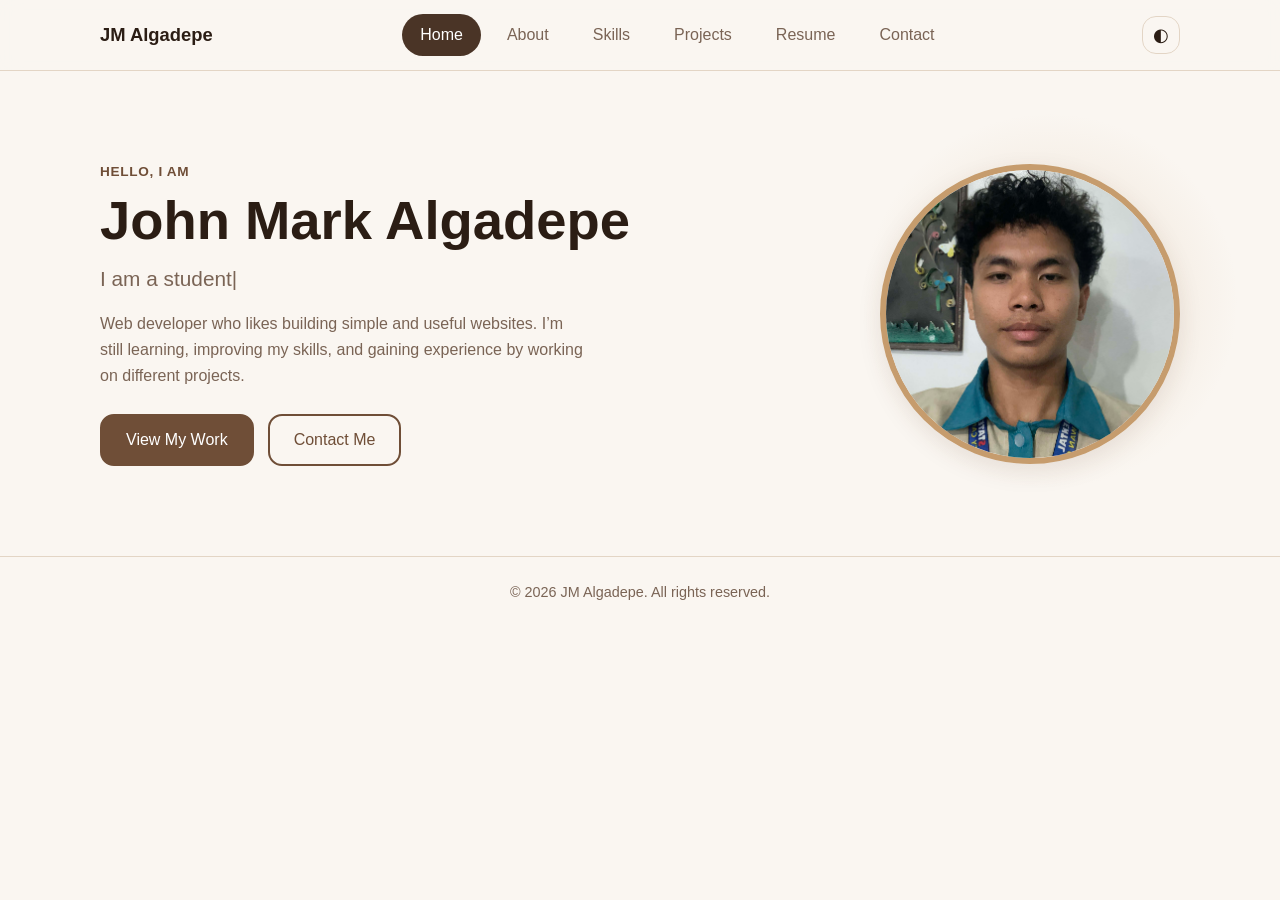
<file: index.html>
<!DOCTYPE html>
<html lang="en">
<head>
  <meta charset="UTF-8">
  <meta name="viewport" content="width=device-width, initial-scale=1.0">
  <title>Home | John Mark Algadepe</title>
  <meta name="description" content="Personal portfolio of Your Name">
  <link rel="stylesheet" href="css/style.css">
  <script defer src="js/main.js"></script>
</head>
<body>
  <header class="site-header">
    <div class="container header-inner">
      <a href="index.html" class="logo" data-site-logo>JM Algadepe</a>
      <nav aria-label="Main navigation">
        <ul class="nav-list" id="nav-list">
        <li><a href="index.html">Home</a></li>
        <li><a href="about.html">About</a></li>
        <li><a href="skills.html">Skills</a></li>
        <li><a href="projects.html">Projects</a></li>
        <li><a href="resume.html">Resume</a></li>
        <li><a href="contact.html">Contact</a></li>
        </ul>
      </nav>
      <div class="header-actions">
        <button id="theme-toggle" class="icon-btn" aria-label="Toggle dark mode">&#9680;</button>
        <button id="nav-toggle" class="icon-btn nav-toggle" aria-label="Open menu" aria-expanded="false">&#9776;</button>
      </div>
    </div>
  </header>

  <main>
    <section class="hero container">
      <div class="hero-text">
        <p class="eyebrow">Hello, I am</p>
        <h1 data-profile-name>John Mark Algadepe</h1>
        <p class="typing">I am a <span id="typing-text"></span><span class="cursor">|</span></p>
        <p class="lead">Web developer who likes building simple and useful websites. I’m still learning, improving my skills, and gaining experience by working on different projects.
</p>
        <div class="btn-row">
          <a href="projects.html" class="btn">View My Work</a>
          <a href="contact.html" class="btn btn-outline">Contact Me</a>
        </div>
      </div>
      <div class="hero-image">
        <img src="images/profile.jpg" alt="Portrait of John Mark Algadepe" width="320" height="320" data-profile-image>
      </div>
    </section>
  </main>

  <footer class="site-footer">
    <div class="container">
      <p data-footer-text>&copy; 2026 JM Algadepe. All rights reserved.</p>
    </div>
  </footer>

  <button id="to-top" class="to-top" aria-label="Scroll to top">&uarr;</button>
</body>
</html>
</file>
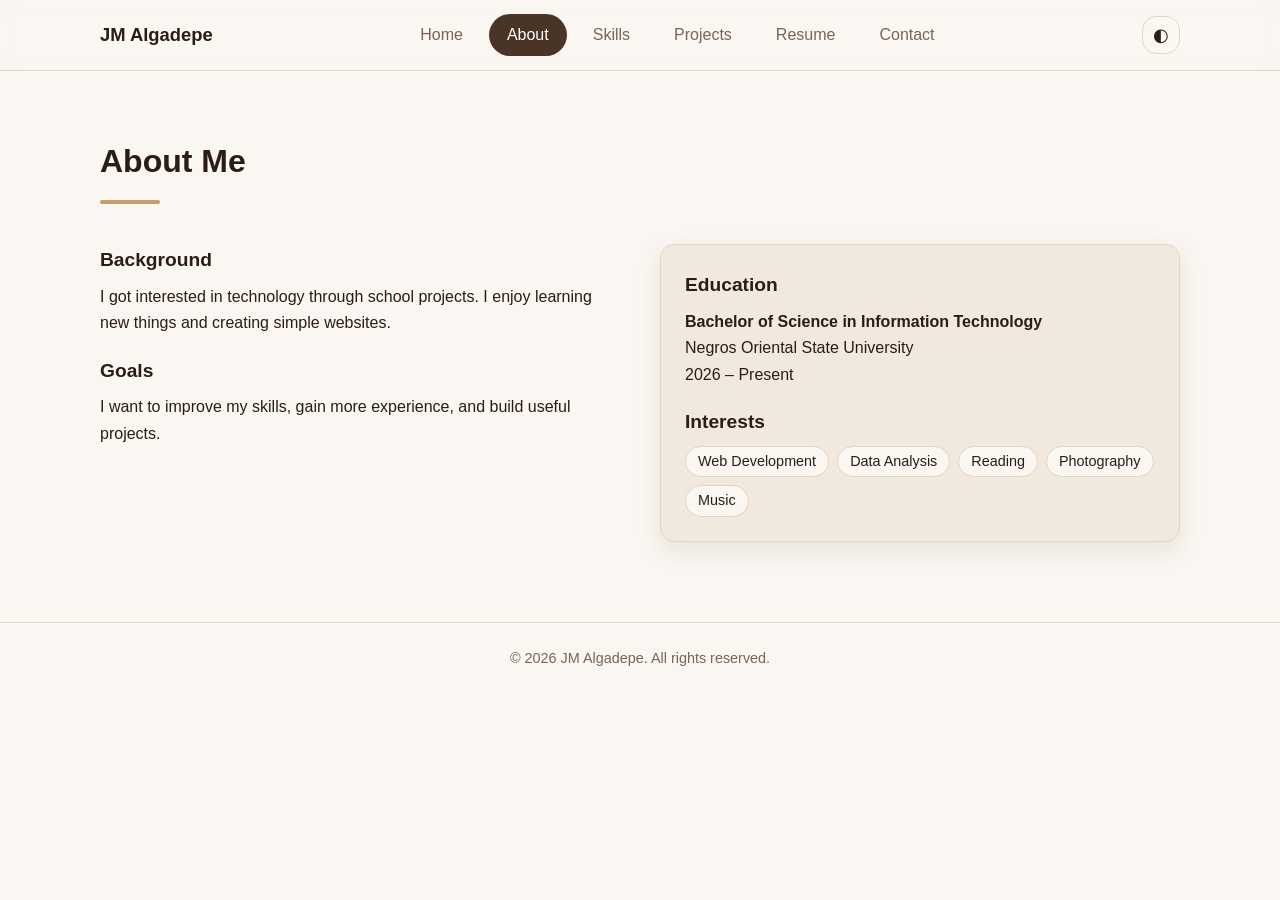
<file: about.html>
<!DOCTYPE html>
<html lang="en">
<head>
  <meta charset="UTF-8">
  <meta name="viewport" content="width=device-width, initial-scale=1.0">
  <title>About | John Mark Algadepe</title>
  <meta name="description" content="Personal portfolio of Your Name">
  <link rel="stylesheet" href="css/style.css">
  <script defer src="js/main.js"></script>
</head>
<body>
  <header class="site-header">
    <div class="container header-inner">
      <a href="index.html" class="logo" data-site-logo>JM Algadepe</a>
      <nav aria-label="Main navigation">
        <ul class="nav-list" id="nav-list">
        <li><a href="index.html">Home</a></li>
        <li><a href="about.html">About</a></li>
        <li><a href="skills.html">Skills</a></li>
        <li><a href="projects.html">Projects</a></li>
        <li><a href="resume.html">Resume</a></li>
        <li><a href="contact.html">Contact</a></li>
        </ul>
      </nav>
      <div class="header-actions">
        <button id="theme-toggle" class="icon-btn" aria-label="Toggle dark mode">&#9680;</button>
        <button id="nav-toggle" class="icon-btn nav-toggle" aria-label="Open menu" aria-expanded="false">&#9776;</button>
      </div>
    </div>
  </header>

  <main>
    <section class="container page-section">
      <h1 class="page-title">About Me</h1>
      <div class="two-col">
        <div>
          <h2>Background</h2>
          <p data-profile-biography>I got interested in technology through school projects. I enjoy learning new things and creating simple websites.</p>
          <h2>Goals</h2>
          <p>I want to improve my skills, gain more experience, and build useful projects.</p>
        </div>
        <div class="card">
          <h2>Education</h2>
          <div id="public-about-education"><p><strong>Bachelor of Science in Information Technology</strong><br>Negros Oriental State University<br>2026 &ndash; Present</p></div>
          <h2>Interests</h2>
          <ul class="tag-list" id="public-interests">
            <li>Web Development</li><li>Data Analysis</li><li>Reading</li><li>Photography</li><li>Music</li>
          </ul>
        </div>
      </div>
    </section>
  </main>

  <footer class="site-footer">
    <div class="container">
      <p data-footer-text>&copy; 2026 JM Algadepe. All rights reserved.</p>
    </div>
  </footer>

  <button id="to-top" class="to-top" aria-label="Scroll to top">&uarr;</button>
</body>
</html>
</file>
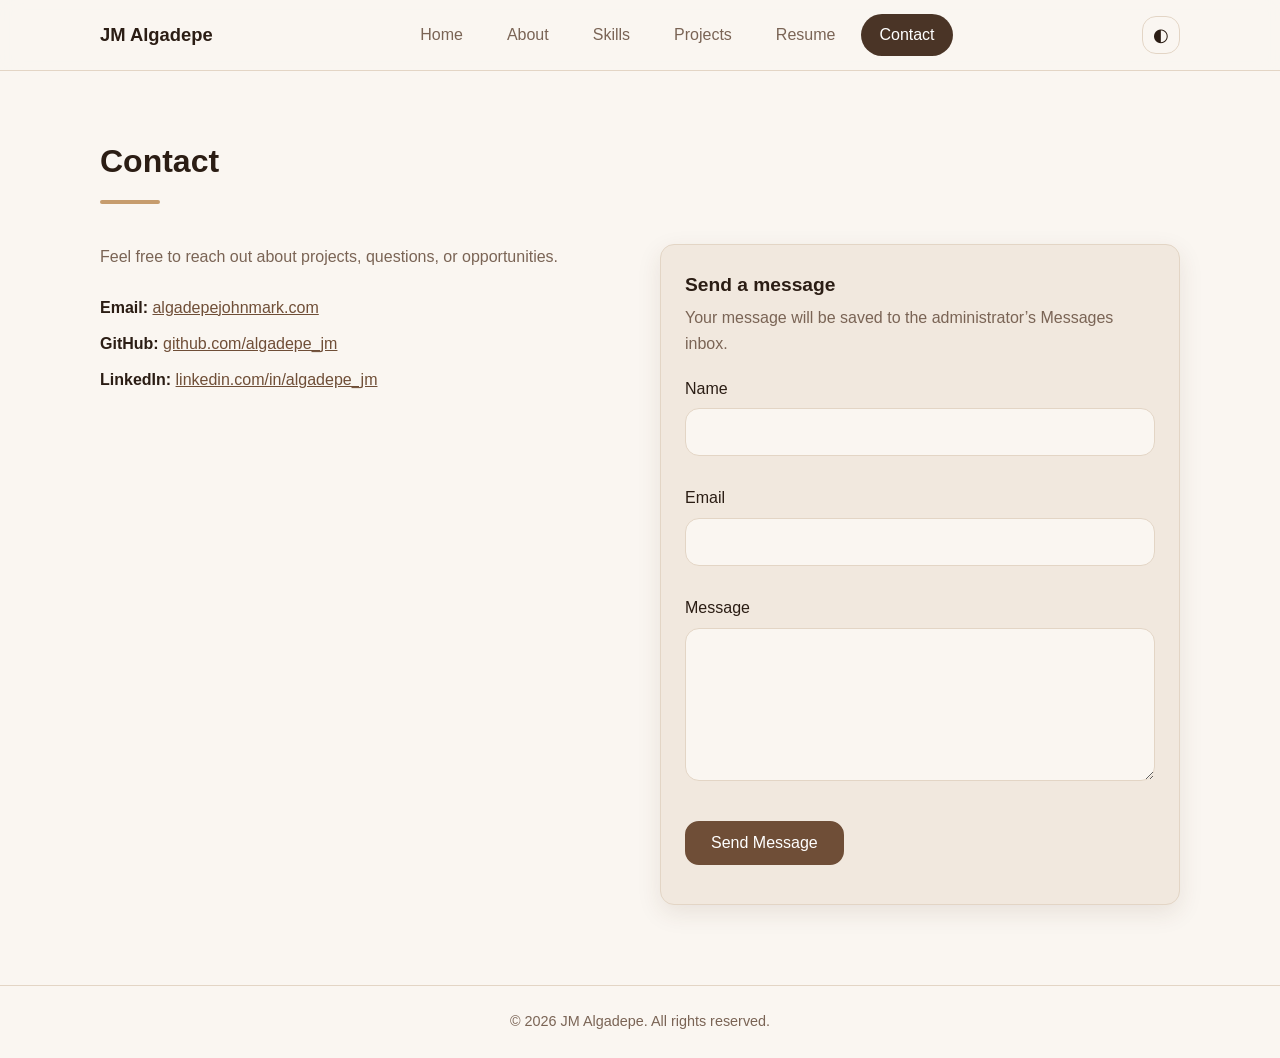
<file: contact.html>
<!DOCTYPE html>
<html lang="en">
<head>
  <meta charset="UTF-8">
  <meta name="viewport" content="width=device-width, initial-scale=1.0">
  <title>Contact | JM Algadepe</title>
  <meta name="description" content="Personal portfolio of Your Name">
  <link rel="stylesheet" href="css/style.css">
  <script defer src="js/main.js"></script>
</head>
<body>
  <header class="site-header">
    <div class="container header-inner">
      <a href="index.html" class="logo" data-site-logo>JM Algadepe</a>
      <nav aria-label="Main navigation">
        <ul class="nav-list" id="nav-list">
        <li><a href="index.html">Home</a></li>
        <li><a href="about.html">About</a></li>
        <li><a href="skills.html">Skills</a></li>
        <li><a href="projects.html">Projects</a></li>
        <li><a href="resume.html">Resume</a></li>
        <li><a href="contact.html">Contact</a></li>
        </ul>
      </nav>
      <div class="header-actions">
        <button id="theme-toggle" class="icon-btn" aria-label="Toggle dark mode">&#9680;</button>
        <button id="nav-toggle" class="icon-btn nav-toggle" aria-label="Open menu" aria-expanded="false">&#9776;</button>
      </div>
    </div>
  </header>

  <main>
    <section class="container page-section">
      <h1 class="page-title">Contact</h1>
      <div class="two-col">
        <div>
          <p class="lead">Feel free to reach out about projects, questions, or opportunities.</p>
          <ul class="contact-list">
            <li><strong>Email:</strong> <a href="mailto:youremail@example.com" data-profile-email>algadepejohnmark.com</a></li>
            <li><strong>GitHub:</strong> <a href="https://github.com/" target="_blank" rel="noopener">github.com/algadepe_jm</a></li>
            <li><strong>LinkedIn:</strong> <a href="https://www.linkedin.com/" target="_blank" rel="noopener">linkedin.com/in/algadepe_jm</a></li>
          </ul>
        </div>
        <form id="contact-form" class="card" method="post" action="submit_message.php" novalidate>
          <h2>Send a message</h2>
          <p class="contact-form-intro">Your message will be saved to the administrator’s Messages inbox.</p>
          <input type="hidden" id="contact-csrf-token" name="csrf_token" value="">
          <div aria-hidden="true" style="position:absolute;left:-10000px;width:1px;height:1px;overflow:hidden;">
            <label for="website">Leave this field empty</label>
            <input type="text" id="website" name="website" tabindex="-1" autocomplete="off">
          </div>
          <label for="name">Name</label>
          <input type="text" id="name" name="name" maxlength="150" autocomplete="name" required>
          <span class="error" id="name-error"></span>

          <label for="email">Email</label>
          <input type="email" id="email" name="email" maxlength="150" autocomplete="email" required>
          <span class="error" id="email-error"></span>

          <label for="message">Message</label>
          <textarea id="message" name="message" rows="5" maxlength="5000" required></textarea>
          <span class="error" id="message-error"></span>

          <button type="submit" class="btn">Send Message</button>
          <p class="success" id="form-success" role="status" hidden>Thank you! Your message has been sent.</p>
          <p class="error" id="form-server-error" role="alert" hidden></p>
        </form>
      </div>
    </section>
  </main>

  <footer class="site-footer">
    <div class="container">
      <p data-footer-text>&copy; 2026 JM Algadepe. All rights reserved.</p>
    </div>
  </footer>

  <button id="to-top" class="to-top" aria-label="Scroll to top">&uarr;</button>
</body>
</html>
</file>
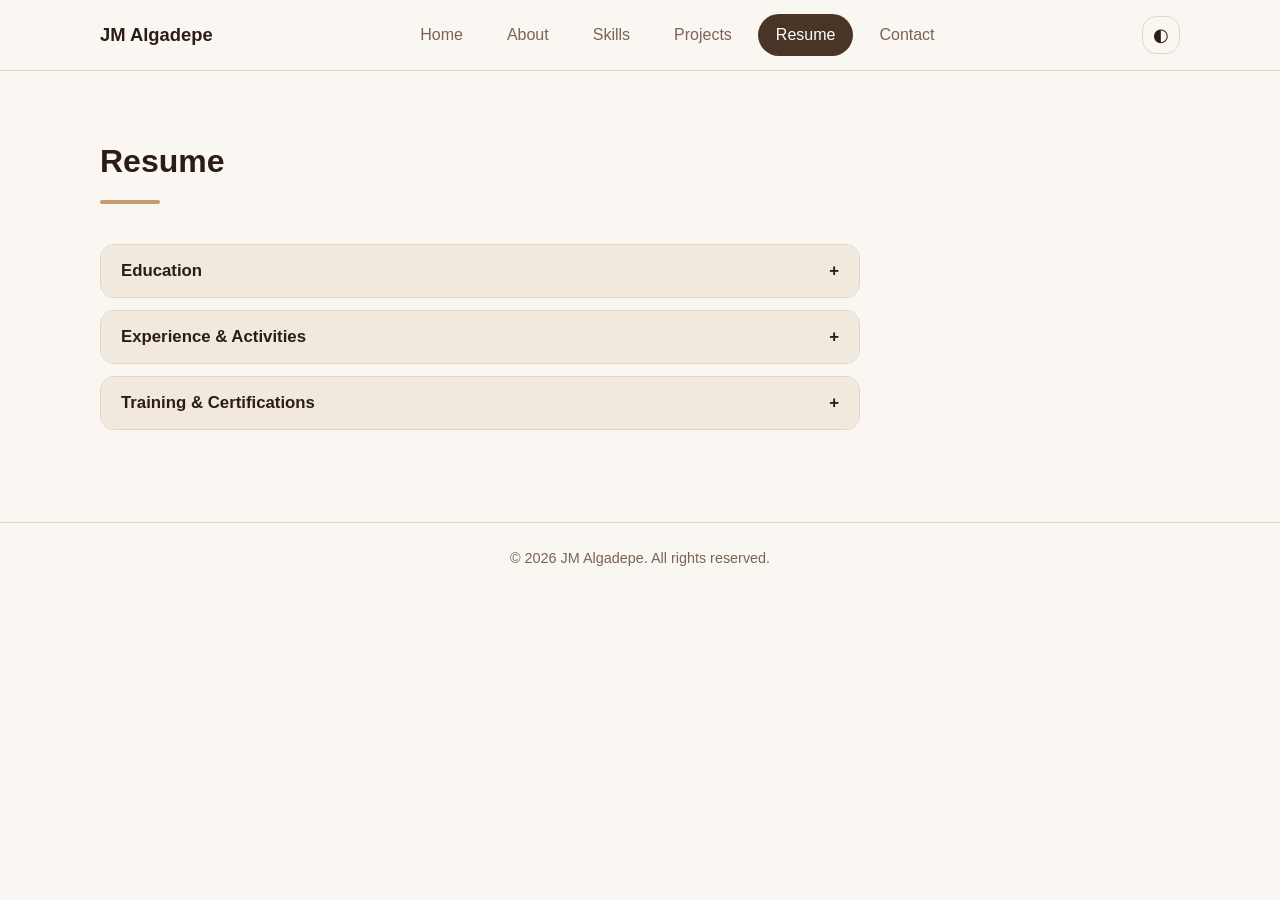
<file: resume.html>
<!DOCTYPE html>
<html lang="en">
<head>
  <meta charset="UTF-8">
  <meta name="viewport" content="width=device-width, initial-scale=1.0">
  <title>Resume | JM Algadepe</title>
  <meta name="description" content="Personal portfolio of Your Name">
  <link rel="stylesheet" href="css/style.css">
  <script defer src="js/main.js"></script>
</head>
<body>
  <header class="site-header">
    <div class="container header-inner">
      <a href="index.html" class="logo" data-site-logo>JM Algadepe</a>
      <nav aria-label="Main navigation">
        <ul class="nav-list" id="nav-list">
        <li><a href="index.html">Home</a></li>
        <li><a href="about.html">About</a></li>
        <li><a href="skills.html">Skills</a></li>
        <li><a href="projects.html">Projects</a></li>
        <li><a href="resume.html">Resume</a></li>
        <li><a href="contact.html">Contact</a></li>
        </ul>
      </nav>
      <div class="header-actions">
        <button id="theme-toggle" class="icon-btn" aria-label="Toggle dark mode">&#9680;</button>
        <button id="nav-toggle" class="icon-btn nav-toggle" aria-label="Open menu" aria-expanded="false">&#9776;</button>
      </div>
    </div>
  </header>

  <main>
    <section class="container page-section">
      <h1 class="page-title">Resume</h1>
      <div class="accordion">
        <div class="acc-item">
          <button class="acc-btn" aria-expanded="false">Education</button>
          <div class="acc-panel" id="public-resume-education">
            <p><strong>BS in Information Technology</strong> &mdash; Negros Oriental State University , 2026 &ndash; Present</p>
            <p>Santa Catalina National High School, 2017 &ndash; 2024</p>
          </div>
        </div>
        <div class="acc-item">
          <button class="acc-btn" aria-expanded="false">Experience &amp; Activities</button>
          <div class="acc-panel" id="public-resume-experience">
            <p><strong>Member, Student Organization</strong> &mdash; 2024</p>
            <p><strong>Volunteer, Community Activity</strong> &mdash; 2024</p>
          </div>
        </div>
        <div class="acc-item">
          <button class="acc-btn" aria-expanded="false">Training &amp; Certifications</button>
          <div class="acc-panel" id="public-resume-achievements">
           <p>Web Development Training &mdash; 2025</p>
            <p>Python Basics Training &mdash; 2025</p>
          </div>
        </div>
      </div>
    </section>
  </main>

  <footer class="site-footer">
    <div class="container">
      <p data-footer-text>&copy; 2026 JM Algadepe. All rights reserved.</p>
    </div>
  </footer>

  <button id="to-top" class="to-top" aria-label="Scroll to top">&uarr;</button>
</body>
</html>
</file>
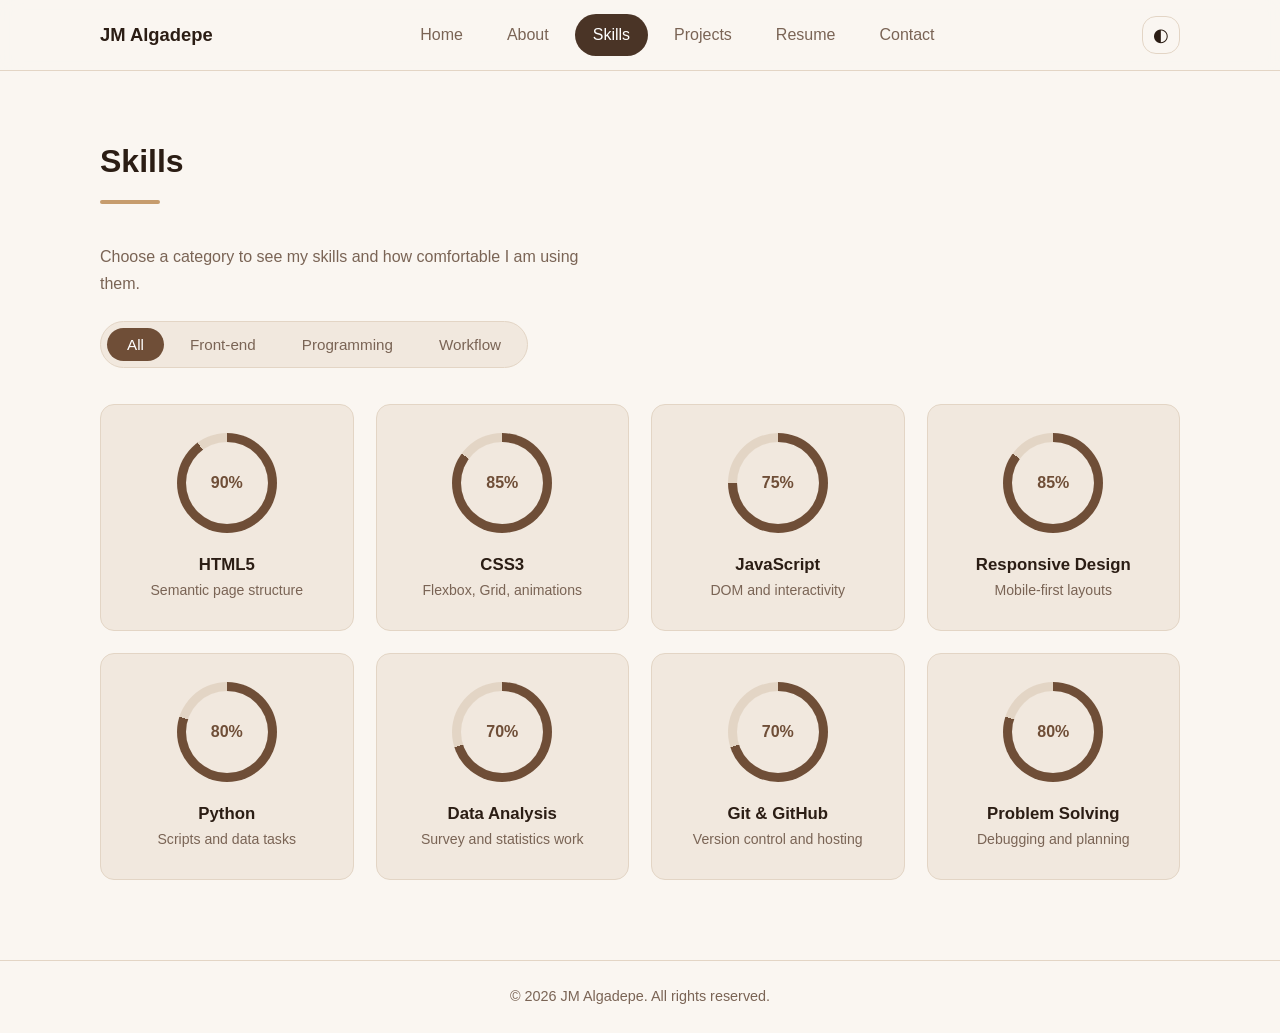
<file: skills.html>
<!DOCTYPE html>
<html lang="en">
<head>
  <meta charset="UTF-8">
  <meta name="viewport" content="width=device-width, initial-scale=1.0">
  <title>Skills | JM Algadepe</title>
  <meta name="description" content="Personal portfolio of Your Name">
  <link rel="stylesheet" href="css/style.css">
  <script defer src="js/main.js"></script>
</head>
<body>
  <header class="site-header">
    <div class="container header-inner">
      <a href="index.html" class="logo" data-site-logo>JM Algadepe</a>
      <nav aria-label="Main navigation">
        <ul class="nav-list" id="nav-list">
        <li><a href="index.html">Home</a></li>
        <li><a href="about.html">About</a></li>
        <li><a href="skills.html">Skills</a></li>
        <li><a href="projects.html">Projects</a></li>
        <li><a href="resume.html">Resume</a></li>
        <li><a href="contact.html">Contact</a></li>
        </ul>
      </nav>
      <div class="header-actions">
        <button id="theme-toggle" class="icon-btn" aria-label="Toggle dark mode">&#9680;</button>
        <button id="nav-toggle" class="icon-btn nav-toggle" aria-label="Open menu" aria-expanded="false">&#9776;</button>
      </div>
    </div>
  </header>

  <main>
    <section class="container page-section">
      <h1 class="page-title">Skills</h1>
      <p class="lead">Choose a category to see my skills and how comfortable I am using them.</p>
      <div class="skill-tabs" role="tablist">
        <button class="tab-btn active" data-tab="all">All</button>
        <button class="tab-btn" data-tab="frontend">Front-end</button>
        <button class="tab-btn" data-tab="programming">Programming</button>
        <button class="tab-btn" data-tab="workflow">Workflow</button>
      </div>
      <div class="skills-grid" id="public-skills-grid">
        <article class="skill-card" data-cat="frontend">
          <div class="ring" data-level="90"><span>0%</span></div>
          <h3>HTML5</h3>
          <p>Semantic page structure</p>
        </article>
        <article class="skill-card" data-cat="frontend">
          <div class="ring" data-level="85"><span>0%</span></div>
          <h3>CSS3</h3>
          <p>Flexbox, Grid, animations</p>
        </article>
        <article class="skill-card" data-cat="frontend">
          <div class="ring" data-level="75"><span>0%</span></div>
          <h3>JavaScript</h3>
          <p>DOM and interactivity</p>
        </article>
        <article class="skill-card" data-cat="frontend">
          <div class="ring" data-level="85"><span>0%</span></div>
          <h3>Responsive Design</h3>
          <p>Mobile-first layouts</p>
        </article>
        <article class="skill-card" data-cat="programming">
          <div class="ring" data-level="80"><span>0%</span></div>
          <h3>Python</h3>
          <p>Scripts and data tasks</p>
        </article>
        <article class="skill-card" data-cat="programming">
          <div class="ring" data-level="70"><span>0%</span></div>
          <h3>Data Analysis</h3>
          <p>Survey and statistics work</p>
        </article>
        <article class="skill-card" data-cat="workflow">
          <div class="ring" data-level="70"><span>0%</span></div>
          <h3>Git & GitHub</h3>
          <p>Version control and hosting</p>
        </article>
        <article class="skill-card" data-cat="workflow">
          <div class="ring" data-level="80"><span>0%</span></div>
          <h3>Problem Solving</h3>
          <p>Debugging and planning</p>
        </article>
      </div>
    </section>
  </main>

  <footer class="site-footer">
    <div class="container">
      <p data-footer-text>&copy; 2026 JM Algadepe. All rights reserved.</p>
    </div>
  </footer>

  <button id="to-top" class="to-top" aria-label="Scroll to top">&uarr;</button>
</body>
</html>
</file>
<file: css/style.css>
:root {
  --bg: #faf6f1;
  --surface: #f1e8de;
  --text: #2b1d14;
  --muted: #7a6455;
  --accent: #6f4e37;
  --accent-2: #c69c6d;
  --border: #e3d5c5;
  --radius: 14px;
  --shadow: 0 8px 24px rgba(75, 47, 27, .10);
  --nav-bg: #4a3426;
  --nav-text: #ffffff;
}
[data-theme="dark"] {
  --bg: #1c130e;
  --surface: #2a1d15;
  --text: #f3e9df;
  --muted: #b8a08c;
  --accent: #c69c6d;
  --accent-2: #8a5d3b;
  --border: #3d2b1f;
  --shadow: 0 8px 24px rgba(0, 0, 0, .35);
  --nav-bg: #c69c6d;
  --nav-text: #1c130e;
}

* { box-sizing: border-box; margin: 0; padding: 0; }
html { scroll-behavior: smooth; }
body {
  font-family: "Segoe UI", Arial, sans-serif;
  background: var(--bg);
  color: var(--text);
  line-height: 1.65;
  transition: background .25s, color .25s;
}
img { max-width: 100%; height: auto; display: block; }
a { color: var(--accent); }
ul { list-style: none; }
.container { width: min(1080px, 92%); margin-inline: auto; }

.site-header {
  position: sticky; top: 0; z-index: 10;
  background: var(--bg); border-bottom: 1px solid var(--border);
}
.header-inner { display: flex; align-items: center; justify-content: space-between; padding: 14px 0; }
.logo { font-weight: 700; font-size: 1.15rem; color: var(--text); text-decoration: none; }
.nav-list { display: flex; gap: 8px; }
.nav-list a {
  display: block; color: var(--muted); text-decoration: none; padding: 8px 18px; border-radius: 30px;
  transition: background .2s, color .2s, transform .2s, box-shadow .2s;
}
.nav-list a:hover, .nav-list a.active {
  background: var(--nav-bg); color: var(--nav-text);
}
.nav-list a:hover { transform: scale(1.1); box-shadow: var(--shadow); }
.header-actions { display: flex; gap: 8px; }
.icon-btn {
  background: none; border: 1px solid var(--border); color: var(--text);
  width: 38px; height: 38px; border-radius: var(--radius); font-size: 1.1rem; cursor: pointer;
}
.nav-toggle { display: none; }

.hero { display: flex; align-items: center; justify-content: space-between; gap: 48px; padding: 90px 0; }
.hero-text { flex: 1; }
.eyebrow { color: var(--accent); font-weight: 600; letter-spacing: .05em; text-transform: uppercase; font-size: .85rem; }
.hero h1 { font-size: clamp(2.2rem, 5vw, 3.4rem); line-height: 1.15; margin: 6px 0 10px; }
.typing { font-size: 1.3rem; color: var(--muted); margin-bottom: 14px; }
.cursor { animation: blink 1s steps(1) infinite; }
@keyframes blink { 50% { opacity: 0; } }
.lead { color: var(--muted); max-width: 55ch; margin-bottom: 24px; }
.hero-image img { width: 300px; height: 300px; border-radius: 50%; border: 6px solid var(--surface); object-fit: cover; }

.btn-row { display: flex; gap: 14px; flex-wrap: wrap; }
.btn {
  display: inline-block; background: var(--accent); color: #fff; border: 2px solid var(--accent);
  padding: 11px 24px; border-radius: var(--radius); text-decoration: none; font-size: 1rem; cursor: pointer;
}
.btn:hover { opacity: .88; }
.btn-outline { background: transparent; color: var(--accent); }

.page-section { padding: 64px 0 80px; }
.page-title { font-size: 2rem; margin-bottom: 28px; padding-bottom: 12px; border-bottom: 1px solid var(--border); }
h2 { font-size: 1.2rem; margin: 18px 0 8px; }
h2:first-child { margin-top: 0; }
.two-col { display: grid; grid-template-columns: 1fr 1fr; gap: 40px; }
.card { background: var(--surface); border: 1px solid var(--border); border-radius: var(--radius); padding: 24px; }
.tag-list { display: flex; flex-wrap: wrap; gap: 8px; }
.tag-list li { border: 1px solid var(--border); background: var(--bg); padding: 3px 12px; border-radius: 20px; font-size: .9rem; }

.skill-tabs { display: inline-flex; gap: 6px; padding: 6px; background: var(--surface); border: 1px solid var(--border); border-radius: 40px; margin-bottom: 36px; flex-wrap: wrap; }
.tab-btn { background: none; border: none; color: var(--muted); padding: 8px 20px; border-radius: 30px; cursor: pointer; font-size: .95rem; }
.tab-btn.active { background: var(--accent); color: #fff; }
.skills-grid { display: grid; grid-template-columns: repeat(auto-fill, minmax(210px, 1fr)); gap: 22px; }
.skill-card { background: var(--surface); border: 1px solid var(--border); border-radius: var(--radius); padding: 28px 20px; text-align: center; transition: transform .25s, box-shadow .25s; }
.skill-card:hover { transform: translateY(-6px); box-shadow: var(--shadow); }
.skill-card.hide { display: none; }
.skill-card h3 { margin-top: 18px; font-size: 1.05rem; }
.skill-card p { color: var(--muted); font-size: .88rem; }
.ring { --p: 0; width: 100px; height: 100px; margin: 0 auto; border-radius: 50%; position: relative; display: grid; place-items: center;
  background: conic-gradient(var(--accent) calc(var(--p) * 1%), var(--border) 0); }
.ring::before { content: ""; position: absolute; inset: 9px; border-radius: 50%; background: var(--surface); }
.ring span { position: relative; font-weight: 700; color: var(--accent); }

.filters { display: flex; gap: 10px; flex-wrap: wrap; margin-bottom: 28px; }
.filter-btn {
  background: none; border: 1px solid var(--border); color: var(--text);
  padding: 7px 18px; border-radius: 20px; cursor: pointer; font-size: .95rem;
}
.filter-btn.active { background: var(--accent); border-color: var(--accent); color: #fff; }
.project-grid { display: grid; grid-template-columns: repeat(auto-fill, minmax(280px, 1fr)); gap: 24px; }
.project { padding: 0; overflow: hidden; }
.project.hide { display: none; }
.project-img { width: 100%; cursor: zoom-in; border-bottom: 1px solid var(--border); }
.project-body { padding: 18px 20px 22px; }
.project-body h3 { margin-bottom: 6px; }
.project-body p { color: var(--muted); font-size: .95rem; }
.tech { margin-top: 10px; }

.modal { position: fixed; inset: 0; background: rgba(0,0,0,.8); display: flex; align-items: center; justify-content: center; z-index: 50; padding: 20px; }
.modal[hidden] { display: none; }
.modal img { max-height: 85vh; border-radius: var(--radius); }
.modal-close { position: absolute; top: 16px; right: 24px; background: none; border: none; color: #fff; font-size: 2.4rem; cursor: pointer; }

.accordion { max-width: 760px; }
.acc-item { border: 1px solid var(--border); border-radius: var(--radius); margin-bottom: 12px; overflow: hidden; }
.acc-btn {
  width: 100%; text-align: left; background: var(--surface); color: var(--text);
  border: none; padding: 16px 20px; font-size: 1.05rem; font-weight: 600; cursor: pointer;
  display: flex; justify-content: space-between;
}
.acc-btn::after { content: "+"; }
.acc-btn[aria-expanded="true"]::after { content: "\2212"; }
.acc-panel { max-height: 0; overflow: hidden; padding: 0 20px; transition: max-height .3s ease; }
.acc-panel p { margin: 12px 0; }

.contact-list li { margin-bottom: 10px; }
.contact-form-intro { margin: -4px 0 18px; color: var(--muted); }
form label { display: block; margin: 14px 0 6px; font-weight: 500; }
form input, form textarea {
  width: 100%; padding: 10px 12px; border: 1px solid var(--border); border-radius: var(--radius);
  background: var(--bg); color: var(--text); font: inherit;
}
form input:focus, form textarea:focus { outline: 2px solid var(--accent); }
form .invalid { border-color: #c0392b; }
.error { display: block; color: #c0392b; font-size: .85rem; min-height: 1.1em; }
form .btn { margin-top: 16px; }
.success { margin-top: 14px; color: #2e8b57; }

.site-footer { border-top: 1px solid var(--border); padding: 24px 0; text-align: center; color: var(--muted); font-size: .9rem; }
.to-top {
  position: fixed; right: 22px; bottom: 22px; width: 42px; height: 42px; border-radius: 50%;
  background: var(--accent); color: #fff; border: none; font-size: 1.2rem; cursor: pointer;
  opacity: 0; pointer-events: none; transition: opacity .25s;
}
.to-top.show { opacity: 1; pointer-events: auto; }

@media (max-width: 900px) {
  .hero { flex-direction: column-reverse; text-align: center; padding: 56px 0; }
  .lead { margin-inline: auto; margin-bottom: 24px; }
  .btn-row { justify-content: center; }
  .two-col { grid-template-columns: 1fr; }
}
@media (max-width: 900px) {
  .nav-toggle { display: inline-block; }
  .nav-list {
    display: none; position: absolute; top: 100%; left: 0; right: 0;
    flex-direction: column; gap: 0; background: var(--bg); border-bottom: 1px solid var(--border);
    box-shadow: var(--shadow);
  }
  .nav-list.open { display: flex; }
  .nav-list a { padding: 14px 6%; border-radius: 0; }
  .nav-list a:hover { transform: none; box-shadow: none; padding-left: calc(6% + 10px); }
}
@media (max-width: 640px) {
  .hero-image img { width: 220px; height: 220px; }
  .skills-grid { grid-template-columns: repeat(2, 1fr); gap: 14px; }
}

.site-header { background: color-mix(in srgb, var(--bg) 85%, transparent); backdrop-filter: blur(10px); }
.hero { position: relative; }
.hero::before { content: ""; position: absolute; z-index: -1; width: 380px; height: 380px; right: -60px; top: 40px; border-radius: 50%;
  background: radial-gradient(circle, var(--accent-2) 0%, transparent 70%); opacity: .25; }
.hero-image img { box-shadow: var(--shadow); border-color: var(--accent-2); }
.card { box-shadow: var(--shadow); }
.project { transition: transform .25s; }
.project:hover { transform: translateY(-5px); }
.page-title::after { content: ""; display: block; width: 60px; height: 4px; background: var(--accent-2); border-radius: 4px; margin-top: 12px; }
.page-title { border-bottom: none; }
</file>
